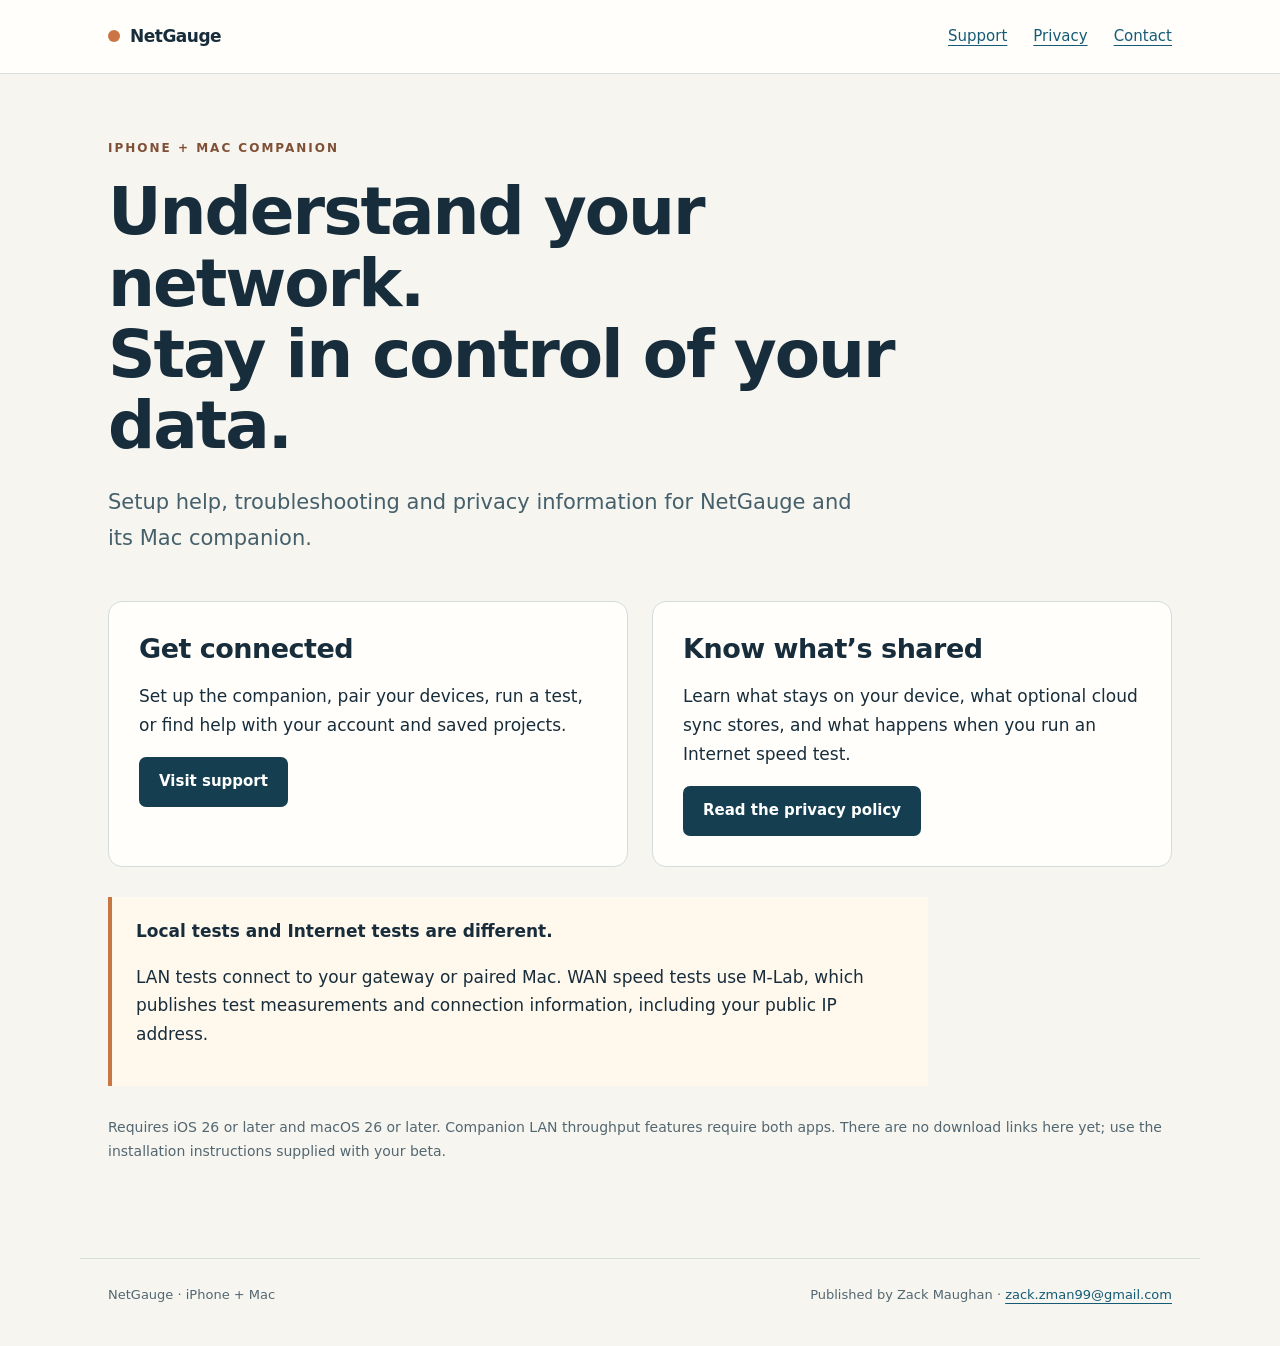
<file: index.html>
<!doctype html>
<html lang="en">
<head>
<meta charset="utf-8">
<meta name="viewport" content="width=device-width, initial-scale=1">
<meta name="description" content="Privacy, support and setup information for NetGauge on iPhone and NetGauge Companion on Mac.">
<title>Privacy &amp; support · NetGauge</title>
<link rel="stylesheet" href="./style.css">
</head>
<body>
<a class="skip" href="#main">Skip to content</a>
<header>
<nav aria-label="Main navigation">
<a class="brand" href="./">
<span aria-hidden="true">
</span>NetGauge</a>
<div class="navlinks">
<a href="./support/">Support</a>
<a href="./privacy/">Privacy</a>
<a href="mailto:zack.zman99@gmail.com">Contact</a>
</div>
</nav>
</header>
<main id="main">
<div class="eyebrow">iPhone + Mac companion</div>
<h1>Understand your network.<br>Stay in control of your data.</h1>
<p class="lead">Setup help, troubleshooting and privacy information for NetGauge and its Mac companion.</p>
<div class="grid">
<section class="card">
<h2>Get connected</h2>
<p>Set up the companion, pair your devices, run a test, or find help with your account and saved projects.</p>
<a class="button" href="support/">Visit support</a>
</section>
<section class="card">
<h2>Know what’s shared</h2>
<p>Learn what stays on your device, what optional cloud sync stores, and what happens when you run an Internet speed test.</p>
<a class="button" href="privacy/">Read the privacy policy</a>
</section>
</div>
<div class="notice">
<strong>Local tests and Internet tests are different.</strong>
<p>LAN tests connect to your gateway or paired Mac. WAN speed tests use M-Lab, which publishes test measurements and connection information, including your public IP address.</p>
</div>
<p class="small">Requires iOS 26 or later and macOS 26 or later. Companion LAN throughput features require both apps. There are no download links here yet; use the installation instructions supplied with your beta.</p>
</main>
<footer>
<span>NetGauge · iPhone + Mac</span>
<span>Published by Zack Maughan · <a href="mailto:zack.zman99@gmail.com">zack.zman99@gmail.com</a>
</span>
</footer>
</body>
</html>
</file>
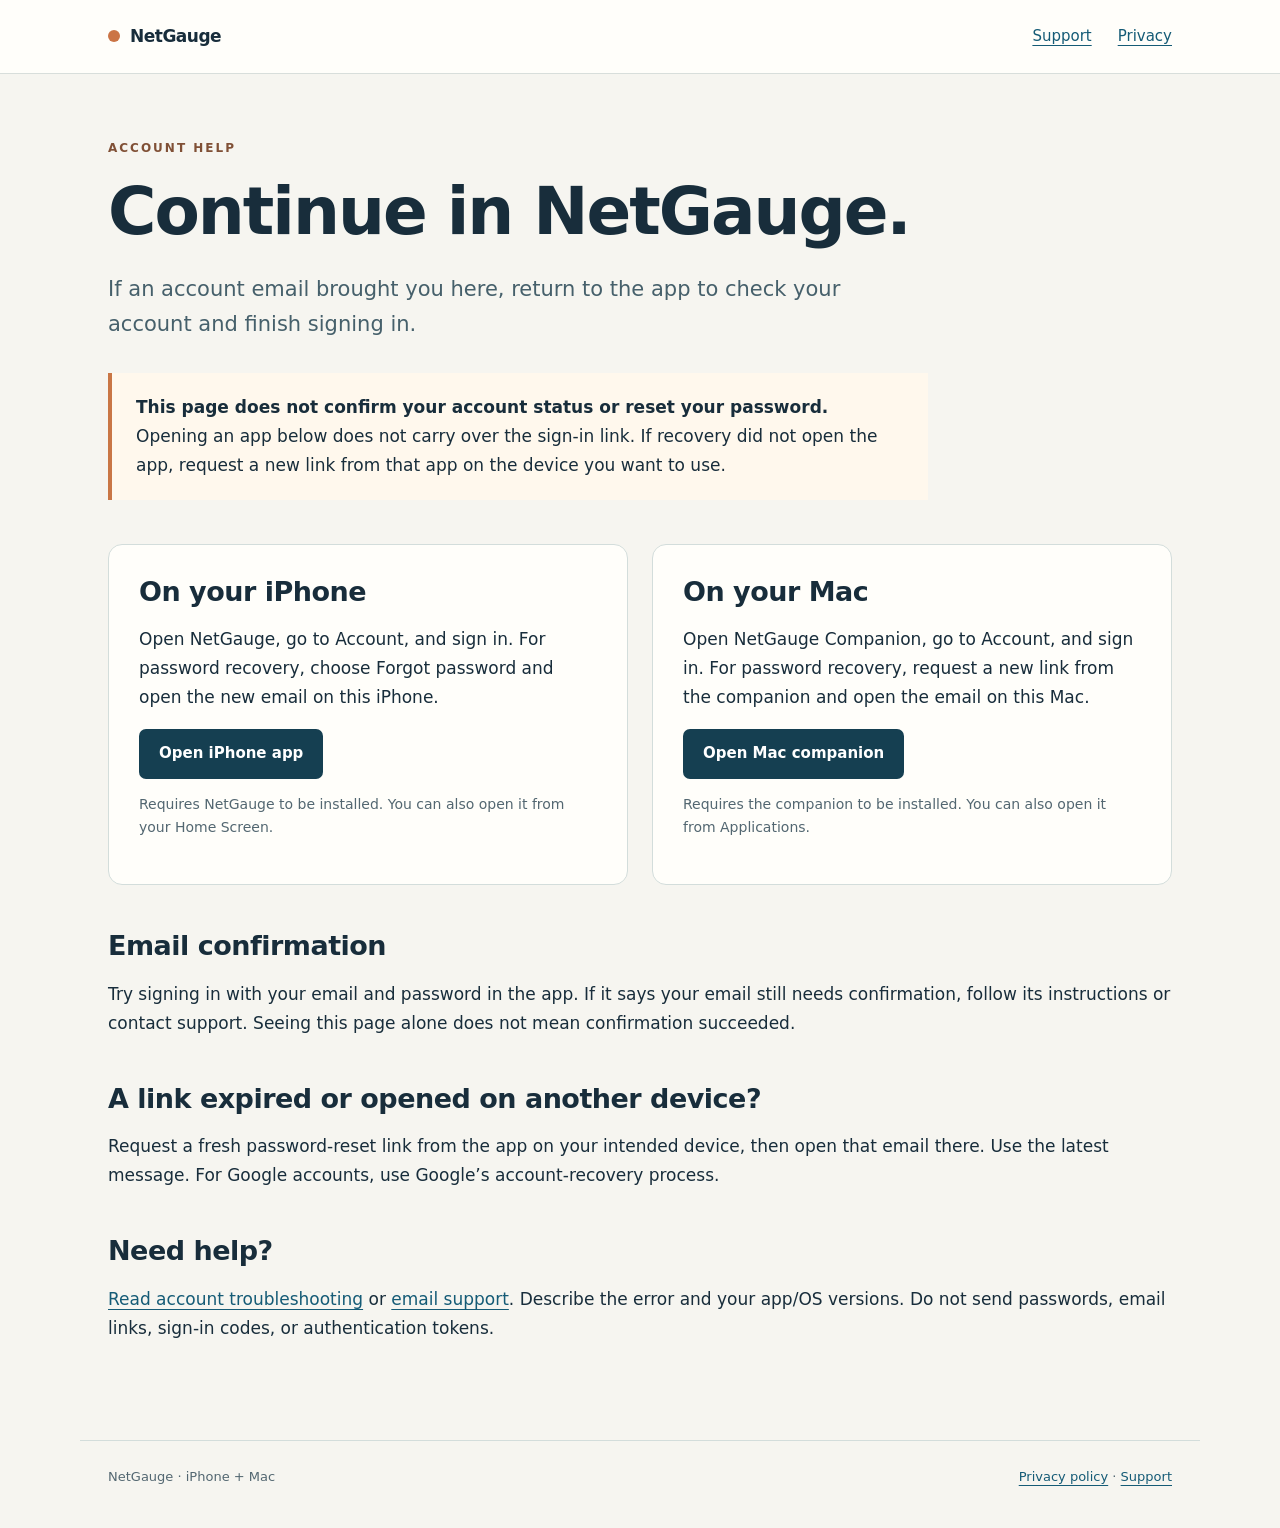
<file: auth/index.html>
<!doctype html>
<html lang="en">
<head>
<meta charset="utf-8">
<meta name="viewport" content="width=device-width, initial-scale=1">
<meta name="referrer" content="no-referrer">
<meta name="robots" content="noindex">
<meta name="description" content="Return to NetGauge after an account email or get help completing sign-in.">
<title>Return to the app · NetGauge</title>
<link rel="stylesheet" href="../style.css">
</head>
<body>
<a class="skip" href="#main">Skip to content</a>
<header><nav aria-label="Main navigation">
<a class="brand" href="../"><span aria-hidden="true"></span>NetGauge</a>
<div class="navlinks"><a href="../support/">Support</a><a href="../privacy/">Privacy</a></div>
</nav></header>
<main id="main">
<div class="eyebrow">Account help</div>
<h1>Continue in NetGauge.</h1>
<p class="lead">If an account email brought you here, return to the app to check your account and finish signing in.</p>
<div class="notice"><strong>This page does not confirm your account status or reset your password.</strong> Opening an app below does not carry over the sign-in link. If recovery did not open the app, request a new link from that app on the device you want to use.</div>
<div class="grid">
<section class="card" aria-labelledby="iphone"><h2 id="iphone">On your iPhone</h2>
<p>Open NetGauge, go to Account, and sign in. For password recovery, choose Forgot password and open the new email on this iPhone.</p>
<a class="button" href="netgauge://open">Open iPhone app</a>
<p class="small">Requires NetGauge to be installed. You can also open it from your Home Screen.</p></section>
<section class="card" aria-labelledby="mac"><h2 id="mac">On your Mac</h2>
<p>Open NetGauge Companion, go to Account, and sign in. For password recovery, request a new link from the companion and open the email on this Mac.</p>
<a class="button" href="netgaugecompanion://open">Open Mac companion</a>
<p class="small">Requires the companion to be installed. You can also open it from Applications.</p></section>
</div>
<h2>Email confirmation</h2>
<p>Try signing in with your email and password in the app. If it says your email still needs confirmation, follow its instructions or contact support. Seeing this page alone does not mean confirmation succeeded.</p>
<h2>A link expired or opened on another device?</h2>
<p>Request a fresh password-reset link from the app on your intended device, then open that email there. Use the latest message. For Google accounts, use Google’s account-recovery process.</p>
<h2>Need help?</h2>
<p><a href="../support/#accounts">Read account troubleshooting</a> or <a href="mailto:zack.zman99@gmail.com?subject=NetGauge%20account%20help">email support</a>. Describe the error and your app/OS versions. Do not send passwords, email links, sign-in codes, or authentication tokens.</p>
</main>
<footer><span>NetGauge · iPhone + Mac</span><span><a href="../privacy/">Privacy policy</a> · <a href="../support/">Support</a></span></footer>
</body>
</html>
</file>
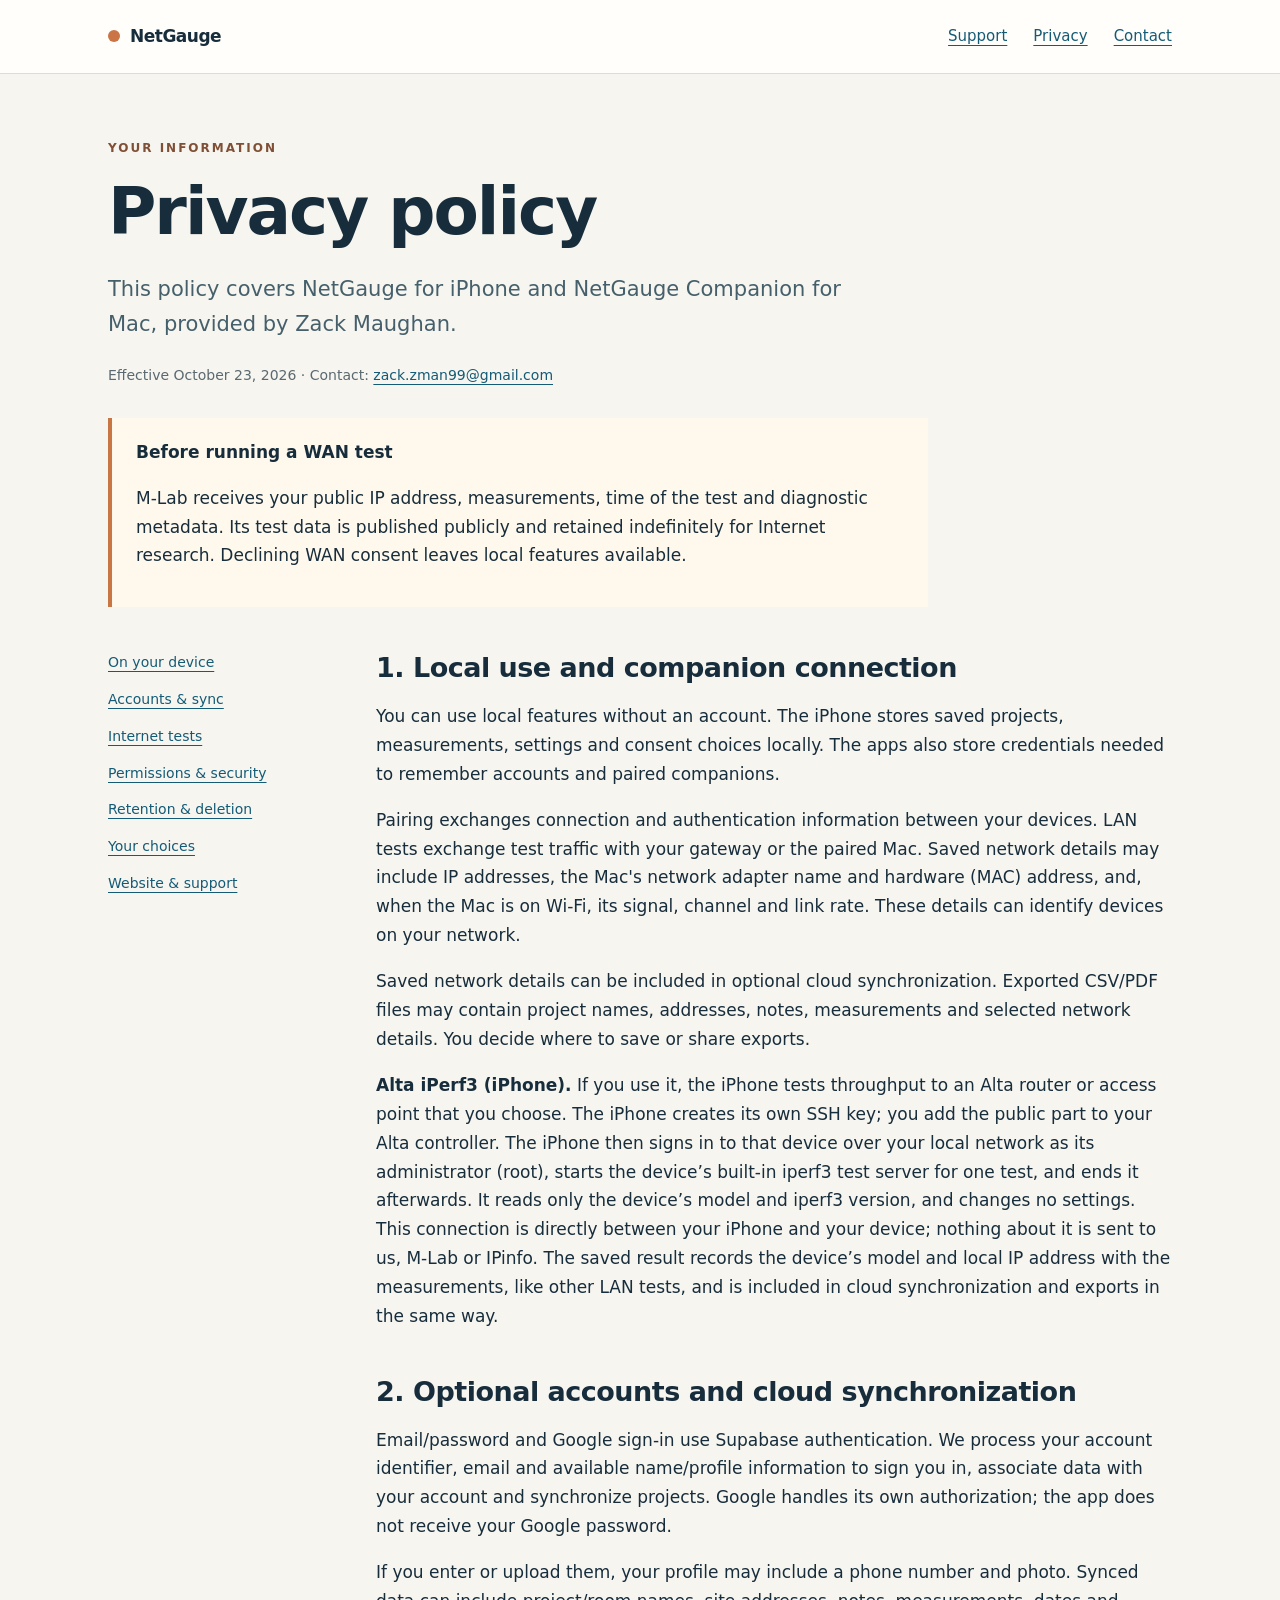
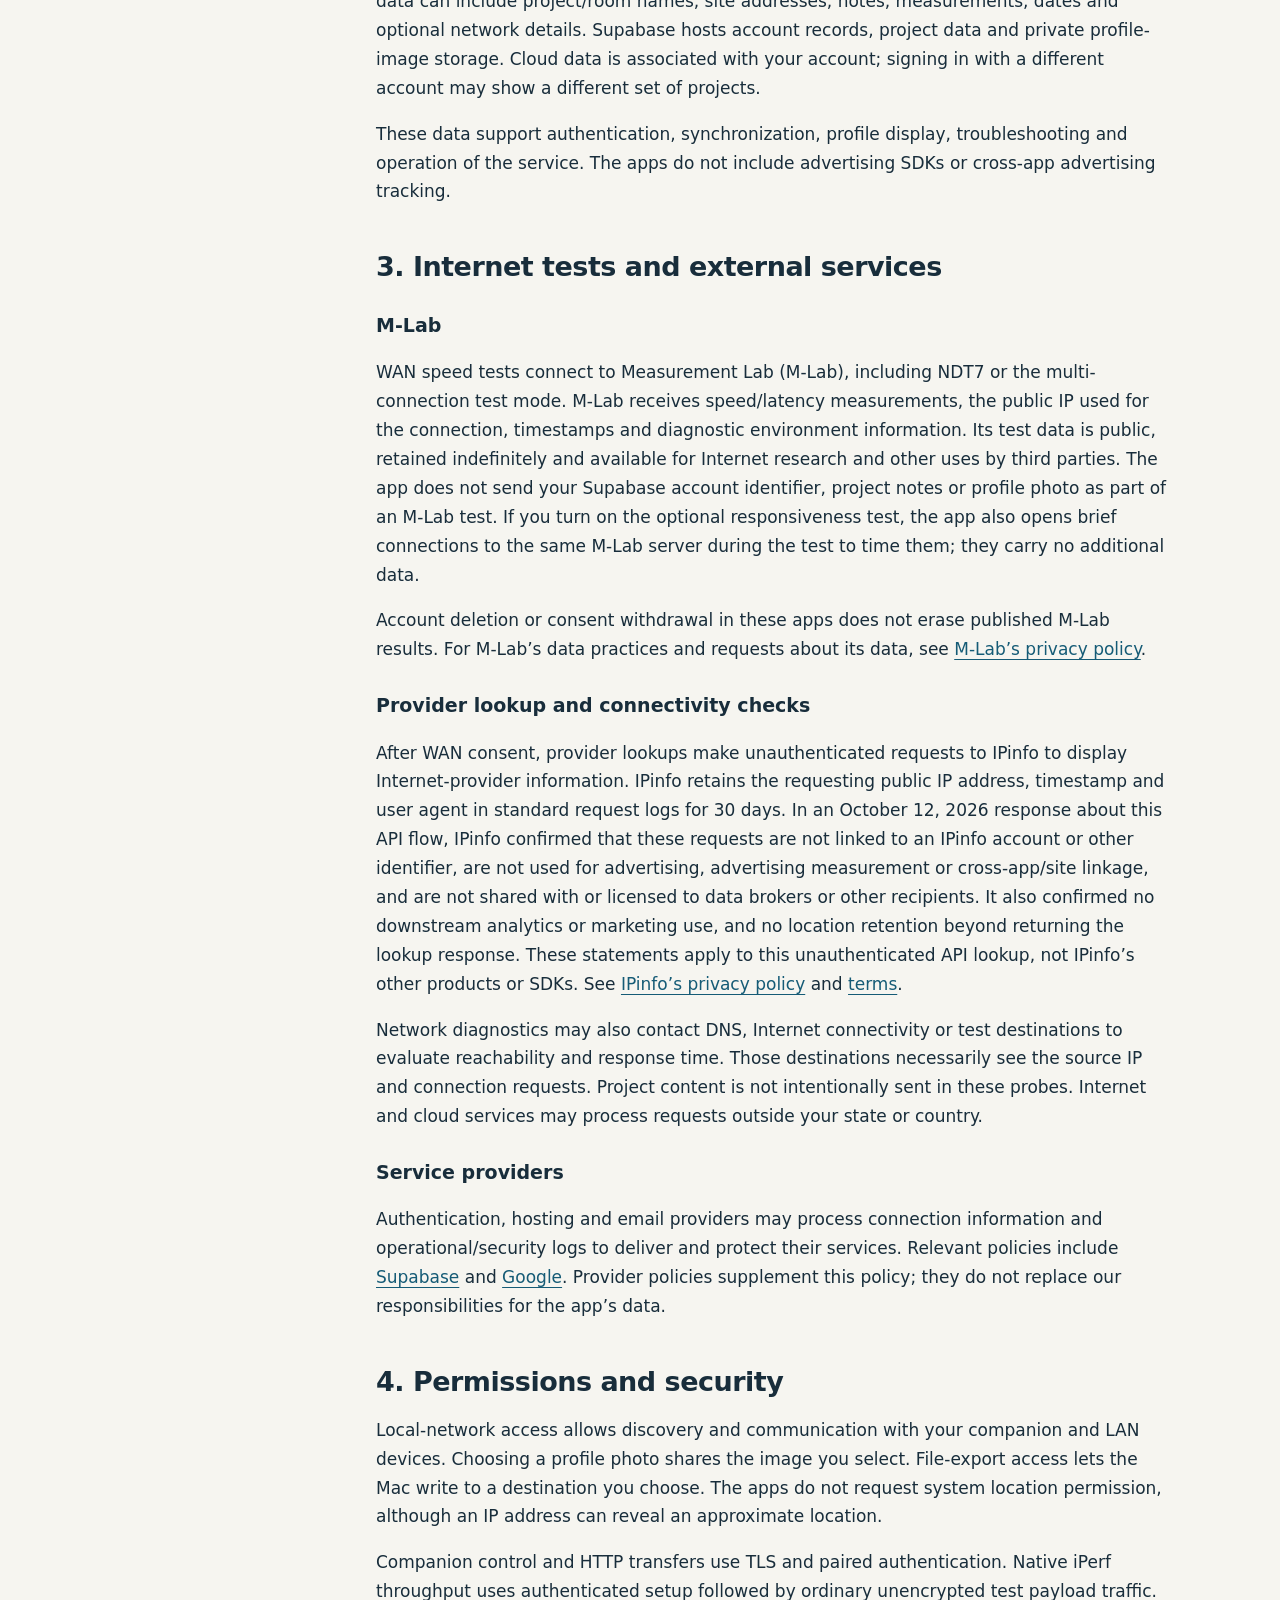
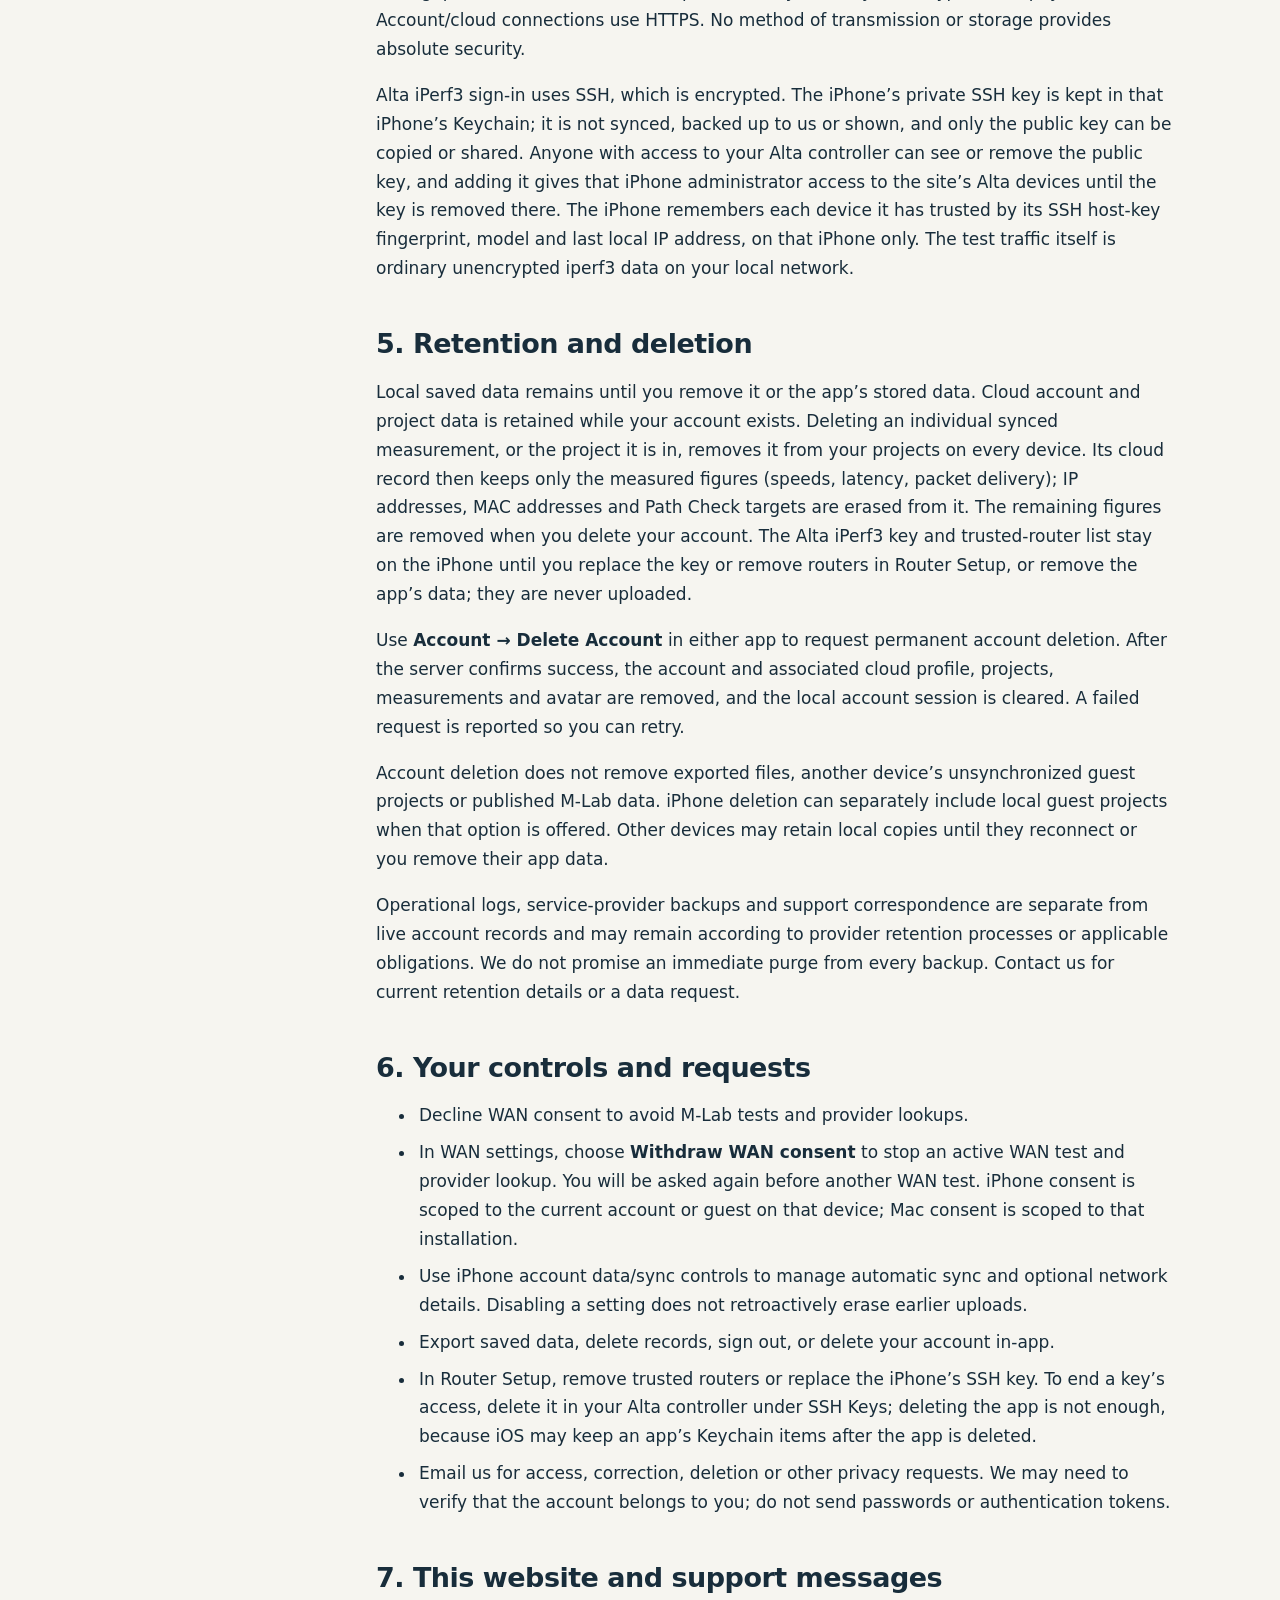
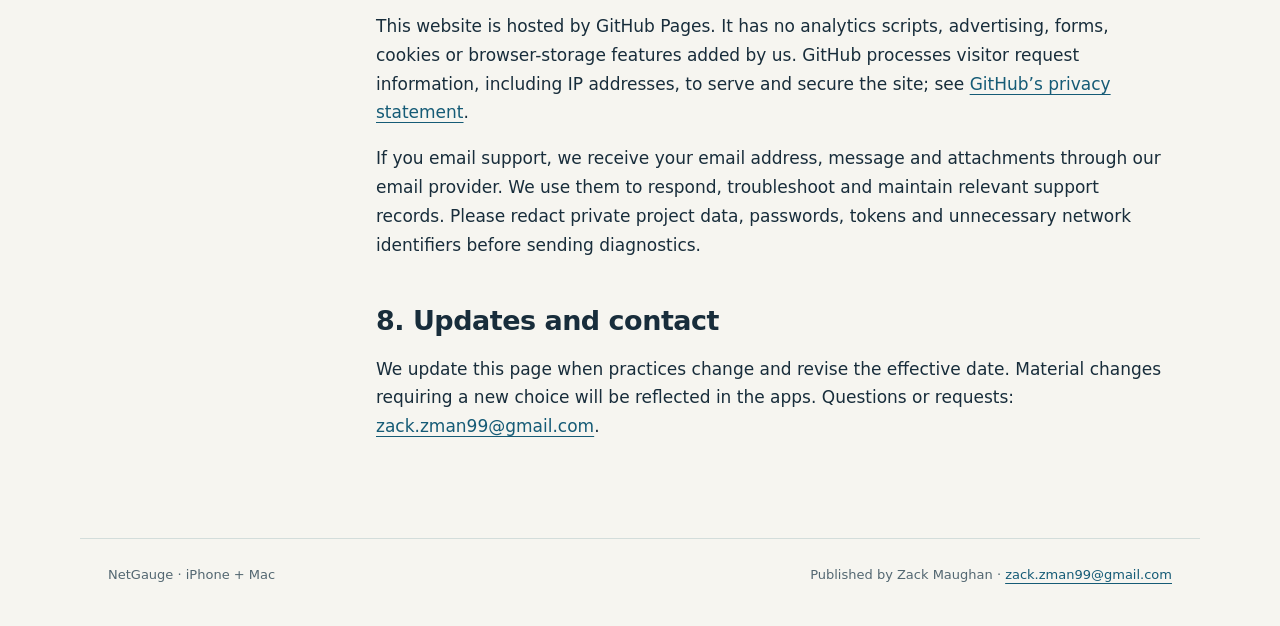
<file: privacy/index.html>
<!doctype html>
<html lang="en">
<head>
<meta charset="utf-8">
<meta name="viewport" content="width=device-width, initial-scale=1">
<meta name="description" content="Privacy, support and setup information for NetGauge on iPhone and NetGauge Companion on Mac.">
<title>Privacy policy · NetGauge</title>
<link rel="stylesheet" href="../style.css">
</head>
<body>
<a class="skip" href="#main">Skip to content</a>
<header>
<nav aria-label="Main navigation">
<a class="brand" href="../">
<span aria-hidden="true">
</span>NetGauge</a>
<div class="navlinks">
<a href="../support/">Support</a>
<a href="../privacy/">Privacy</a>
<a href="mailto:zack.zman99@gmail.com">Contact</a>
</div>
</nav>
</header>
<main id="main">
<div class="eyebrow">Your information</div>
<h1>Privacy policy</h1>
<p class="lead">This policy covers NetGauge for iPhone and NetGauge Companion for Mac, provided by Zack Maughan.</p>
<p class="meta">Effective October 23, 2026 · Contact: <a href="mailto:zack.zman99@gmail.com">zack.zman99@gmail.com</a>
</p>
<div class="notice">
<strong>Before running a WAN test</strong>
<p>M-Lab receives your public IP address, measurements, time of the test and diagnostic metadata. Its test data is published publicly and retained indefinitely for Internet research. Declining WAN consent leaves local features available.</p>
</div>
<div class="layout">
<aside aria-label="Policy contents">
<a href="#local">On your device</a>
<a href="#accounts">Accounts & sync</a>
<a href="#internet">Internet tests</a>
<a href="#permissions">Permissions & security</a>
<a href="#retention">Retention & deletion</a>
<a href="#choices">Your choices</a>
<a href="#website">Website & support</a>
</aside>
<article>
<h2 id="local">1. Local use and companion connection</h2>
<p>You can use local features without an account. The iPhone stores saved projects, measurements, settings and consent choices locally. The apps also store credentials needed to remember accounts and paired companions.</p>
<p>Pairing exchanges connection and authentication information between your devices. LAN tests exchange test traffic with your gateway or the paired Mac. Saved network details may include IP addresses, the Mac's network adapter name and hardware (MAC) address, and, when the Mac is on Wi-Fi, its signal, channel and link rate. These details can identify devices on your network.</p>
<p>Saved network details can be included in optional cloud synchronization. Exported CSV/PDF files may contain project names, addresses, notes, measurements and selected network details. You decide where to save or share exports.</p>
<p><strong>Alta iPerf3 (iPhone).</strong> If you use it, the iPhone tests throughput to an Alta router or access point that you choose. The iPhone creates its own SSH key; you add the public part to your Alta controller. The iPhone then signs in to that device over your local network as its administrator (root), starts the device’s built-in iperf3 test server for one test, and ends it afterwards. It reads only the device’s model and iperf3 version, and changes no settings. This connection is directly between your iPhone and your device; nothing about it is sent to us, M-Lab or IPinfo. The saved result records the device’s model and local IP address with the measurements, like other LAN tests, and is included in cloud synchronization and exports in the same way.</p>
<h2 id="accounts">2. Optional accounts and cloud synchronization</h2>
<p>Email/password and Google sign-in use Supabase authentication. We process your account identifier, email and available name/profile information to sign you in, associate data with your account and synchronize projects. Google handles its own authorization; the app does not receive your Google password.</p>
<p>If you enter or upload them, your profile may include a phone number and photo. Synced data can include project/room names, site addresses, notes, measurements, dates and optional network details. Supabase hosts account records, project data and private profile-image storage. Cloud data is associated with your account; signing in with a different account may show a different set of projects.</p>
<p>These data support authentication, synchronization, profile display, troubleshooting and operation of the service. The apps do not include advertising SDKs or cross-app advertising tracking.</p>
<h2 id="internet">3. Internet tests and external services</h2>
<h3>M-Lab</h3>
<p>WAN speed tests connect to Measurement Lab (M-Lab), including NDT7 or the multi-connection test mode. M-Lab receives speed/latency measurements, the public IP used for the connection, timestamps and diagnostic environment information. Its test data is public, retained indefinitely and available for Internet research and other uses by third parties. The app does not send your Supabase account identifier, project notes or profile photo as part of an M-Lab test. If you turn on the optional responsiveness test, the app also opens brief connections to the same M-Lab server during the test to time them; they carry no additional data.</p>
<p>Account deletion or consent withdrawal in these apps does not erase published M-Lab results. For M-Lab’s data practices and requests about its data, see <a href="https://www.measurementlab.net/privacy/">M-Lab’s privacy policy</a>.</p>
<h3>Provider lookup and connectivity checks</h3>
<p>After WAN consent, provider lookups make unauthenticated requests to IPinfo to display Internet-provider information. IPinfo retains the requesting public IP address, timestamp and user agent in standard request logs for 30 days. In an October 12, 2026 response about this API flow, IPinfo confirmed that these requests are not linked to an IPinfo account or other identifier, are not used for advertising, advertising measurement or cross-app/site linkage, and are not shared with or licensed to data brokers or other recipients. It also confirmed no downstream analytics or marketing use, and no location retention beyond returning the lookup response. These statements apply to this unauthenticated API lookup, not IPinfo’s other products or SDKs. See <a href="https://ipinfo.io/privacy-policy">IPinfo’s privacy policy</a> and <a href="https://ipinfo.io/terms-of-service">terms</a>.</p>
<p>Network diagnostics may also contact DNS, Internet connectivity or test destinations to evaluate reachability and response time. Those destinations necessarily see the source IP and connection requests. Project content is not intentionally sent in these probes. Internet and cloud services may process requests outside your state or country.</p>
<h3>Service providers</h3>
<p>Authentication, hosting and email providers may process connection information and operational/security logs to deliver and protect their services. Relevant policies include <a href="https://supabase.com/privacy">Supabase</a> and <a href="https://policies.google.com/privacy">Google</a>. Provider policies supplement this policy; they do not replace our responsibilities for the app’s data.</p>
<h2 id="permissions">4. Permissions and security</h2>
<p>Local-network access allows discovery and communication with your companion and LAN devices. Choosing a profile photo shares the image you select. File-export access lets the Mac write to a destination you choose. The apps do not request system location permission, although an IP address can reveal an approximate location.</p>
<p>Companion control and HTTP transfers use TLS and paired authentication. Native iPerf throughput uses authenticated setup followed by ordinary unencrypted test payload traffic. Account/cloud connections use HTTPS. No method of transmission or storage provides absolute security.</p>
<p>Alta iPerf3 sign-in uses SSH, which is encrypted. The iPhone’s private SSH key is kept in that iPhone’s Keychain; it is not synced, backed up to us or shown, and only the public key can be copied or shared. Anyone with access to your Alta controller can see or remove the public key, and adding it gives that iPhone administrator access to the site’s Alta devices until the key is removed there. The iPhone remembers each device it has trusted by its SSH host-key fingerprint, model and last local IP address, on that iPhone only. The test traffic itself is ordinary unencrypted iperf3 data on your local network.</p>
<h2 id="retention">5. Retention and deletion</h2>
<p>Local saved data remains until you remove it or the app’s stored data. Cloud account and project data is retained while your account exists. Deleting an individual synced measurement, or the project it is in, removes it from your projects on every device. Its cloud record then keeps only the measured figures (speeds, latency, packet delivery); IP addresses, MAC addresses and Path Check targets are erased from it. The remaining figures are removed when you delete your account. The Alta iPerf3 key and trusted-router list stay on the iPhone until you replace the key or remove routers in Router Setup, or remove the app’s data; they are never uploaded.</p>
<p>Use <strong>Account → Delete Account</strong> in either app to request permanent account deletion. After the server confirms success, the account and associated cloud profile, projects, measurements and avatar are removed, and the local account session is cleared. A failed request is reported so you can retry.</p>
<p>Account deletion does not remove exported files, another device’s unsynchronized guest projects or published M-Lab data. iPhone deletion can separately include local guest projects when that option is offered. Other devices may retain local copies until they reconnect or you remove their app data.</p>
<p>Operational logs, service-provider backups and support correspondence are separate from live account records and may remain according to provider retention processes or applicable obligations. We do not promise an immediate purge from every backup. Contact us for current retention details or a data request.</p>
<h2 id="choices">6. Your controls and requests</h2>
<ul>
<li>Decline WAN consent to avoid M-Lab tests and provider lookups.</li>
<li>In WAN settings, choose <strong>Withdraw WAN consent</strong> to stop an active WAN test and provider lookup. You will be asked again before another WAN test. iPhone consent is scoped to the current account or guest on that device; Mac consent is scoped to that installation.</li>
<li>Use iPhone account data/sync controls to manage automatic sync and optional network details. Disabling a setting does not retroactively erase earlier uploads.</li>
<li>Export saved data, delete records, sign out, or delete your account in-app.</li>
<li>In Router Setup, remove trusted routers or replace the iPhone’s SSH key. To end a key’s access, delete it in your Alta controller under SSH Keys; deleting the app is not enough, because iOS may keep an app’s Keychain items after the app is deleted.</li>
<li>Email us for access, correction, deletion or other privacy requests. We may need to verify that the account belongs to you; do not send passwords or authentication tokens.</li>
</ul>
<h2 id="website">7. This website and support messages</h2>
<p>This website is hosted by GitHub Pages. It has no analytics scripts, advertising, forms, cookies or browser-storage features added by us. GitHub processes visitor request information, including IP addresses, to serve and secure the site; see <a href="https://docs.github.com/en/site-policy/privacy-policies/github-general-privacy-statement">GitHub’s privacy statement</a>.</p>
<p>If you email support, we receive your email address, message and attachments through our email provider. We use them to respond, troubleshoot and maintain relevant support records. Please redact private project data, passwords, tokens and unnecessary network identifiers before sending diagnostics.</p>
<h2>8. Updates and contact</h2>
<p>We update this page when practices change and revise the effective date. Material changes requiring a new choice will be reflected in the apps. Questions or requests: <a href="mailto:zack.zman99@gmail.com">zack.zman99@gmail.com</a>.</p>
</article>
</div>
</main>
<footer>
<span>NetGauge · iPhone + Mac</span>
<span>Published by Zack Maughan · <a href="mailto:zack.zman99@gmail.com">zack.zman99@gmail.com</a>
</span>
</footer>
</body>
</html>
</file>
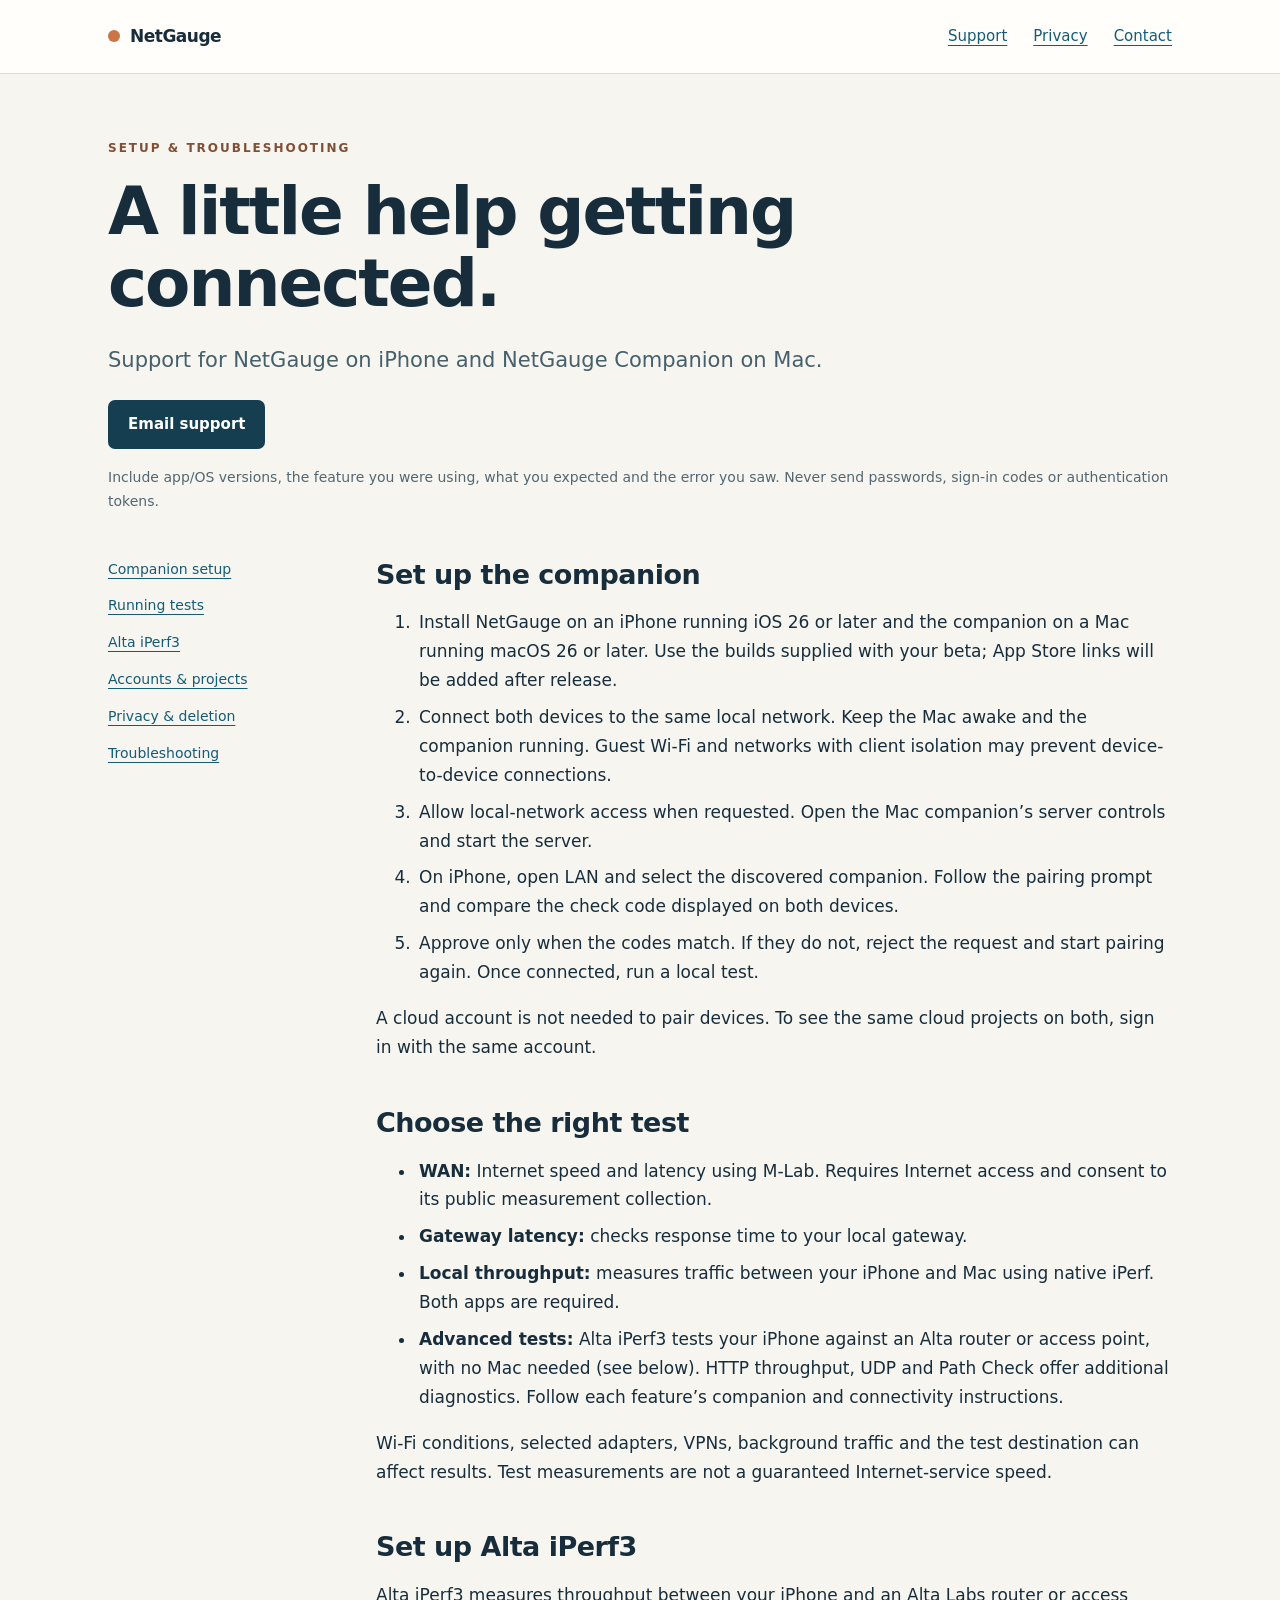
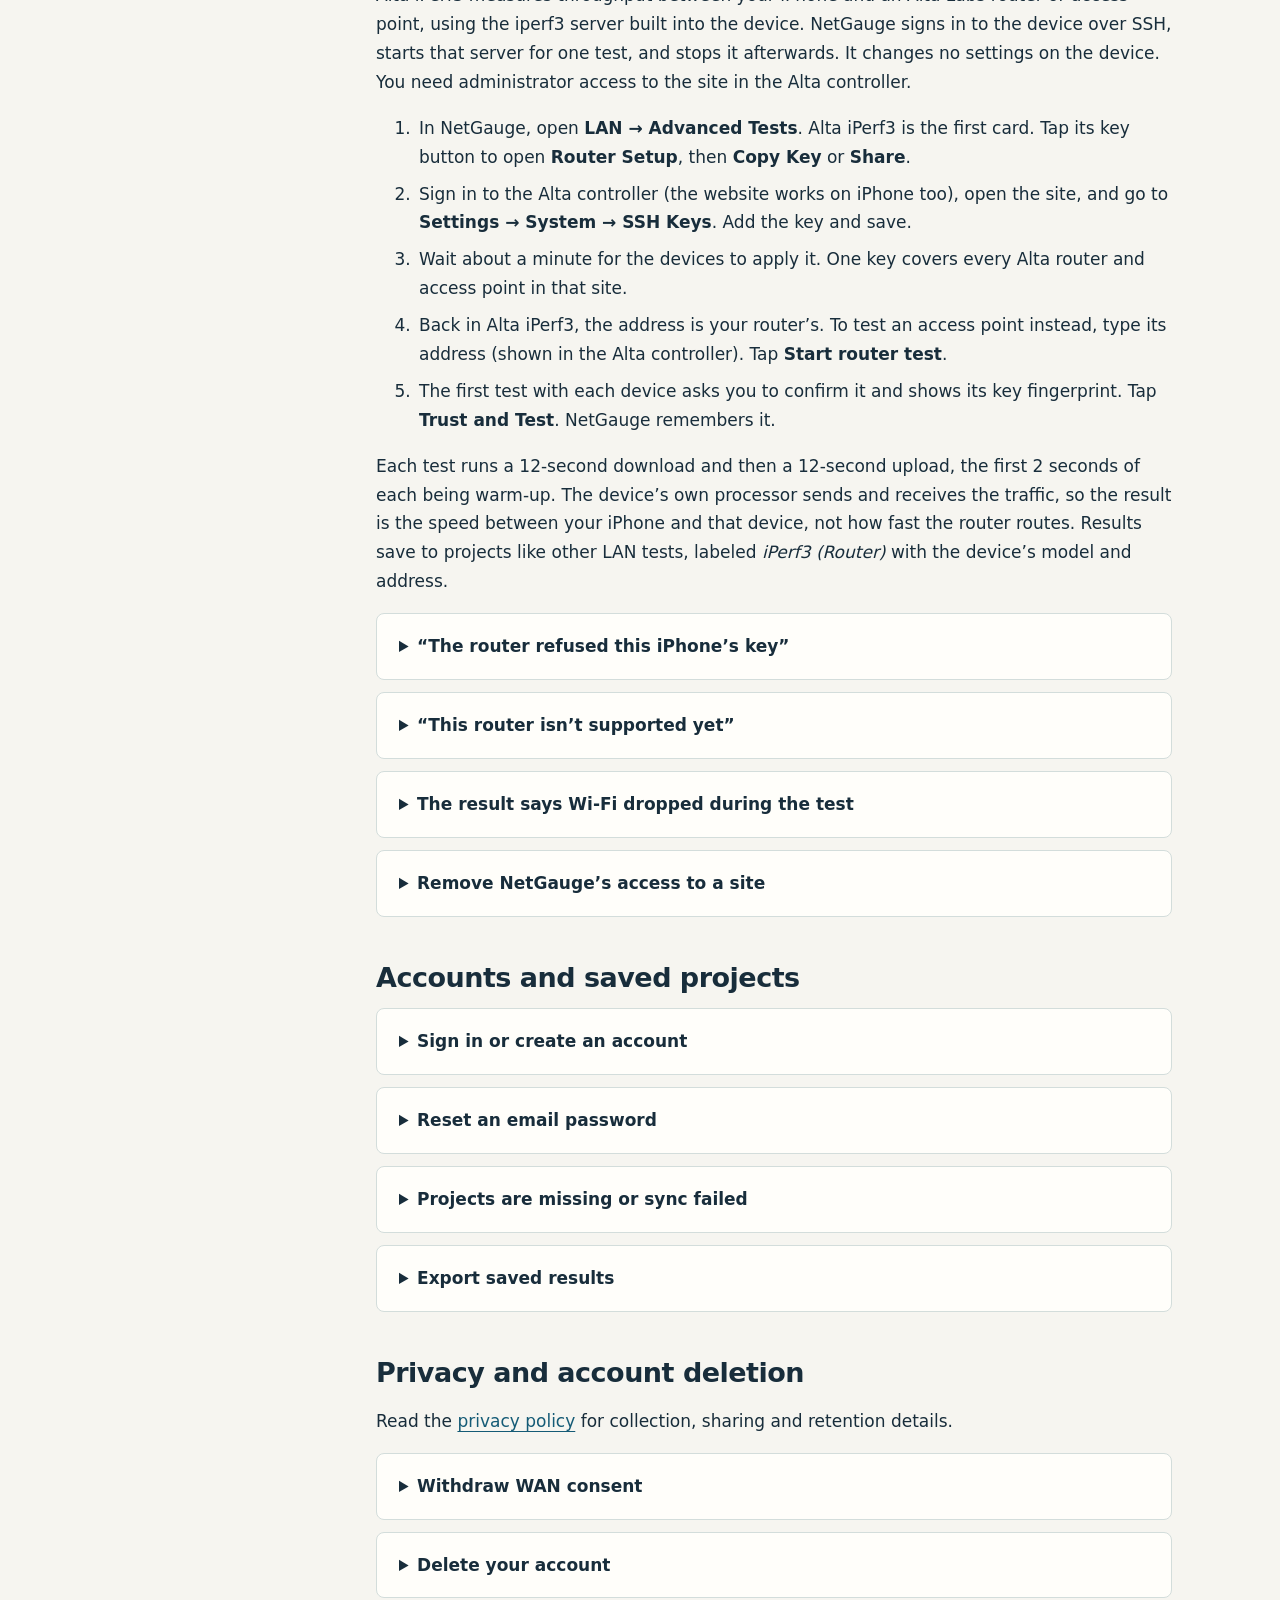
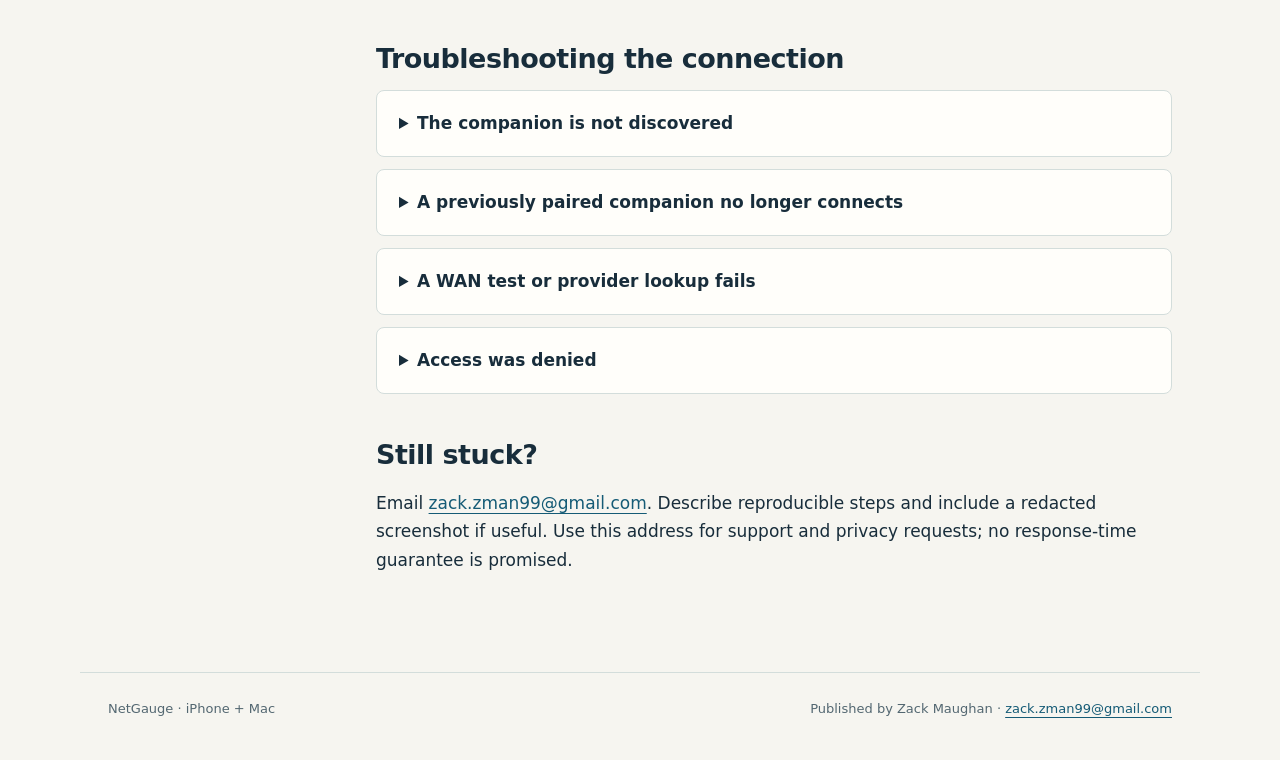
<file: support/index.html>
<!doctype html>
<html lang="en">
<head>
<meta charset="utf-8">
<meta name="viewport" content="width=device-width, initial-scale=1">
<meta name="description" content="Privacy, support and setup information for NetGauge on iPhone and NetGauge Companion on Mac.">
<title>Support · NetGauge</title>
<link rel="stylesheet" href="../style.css">
</head>
<body>
<a class="skip" href="#main">Skip to content</a>
<header>
<nav aria-label="Main navigation">
<a class="brand" href="../">
<span aria-hidden="true">
</span>NetGauge</a>
<div class="navlinks">
<a href="../support/">Support</a>
<a href="../privacy/">Privacy</a>
<a href="mailto:zack.zman99@gmail.com">Contact</a>
</div>
</nav>
</header>
<main id="main">
<div class="eyebrow">Setup & troubleshooting</div>
<h1>A little help getting connected.</h1>
<p class="lead">Support for NetGauge on iPhone and NetGauge Companion on Mac.</p>
<p>
<a class="button" href="mailto:zack.zman99@gmail.com?subject=NetGauge%20support">Email support</a>
</p>
<p class="small">Include app/OS versions, the feature you were using, what you expected and the error you saw. Never send passwords, sign-in codes or authentication tokens.</p>
<div class="layout">
<aside aria-label="Support contents">
<a href="#setup">Companion setup</a>
<a href="#tests">Running tests</a>
<a href="#alta">Alta iPerf3</a>
<a href="#accounts">Accounts & projects</a>
<a href="#privacy">Privacy & deletion</a>
<a href="#trouble">Troubleshooting</a>
</aside>
<article>
<h2 id="setup">Set up the companion</h2>
<ol>
<li>Install NetGauge on an iPhone running iOS 26 or later and the companion on a Mac running macOS 26 or later. Use the builds supplied with your beta; App Store links will be added after release.</li>
<li>Connect both devices to the same local network. Keep the Mac awake and the companion running. Guest Wi-Fi and networks with client isolation may prevent device-to-device connections.</li>
<li>Allow local-network access when requested. Open the Mac companion’s server controls and start the server.</li>
<li>On iPhone, open LAN and select the discovered companion. Follow the pairing prompt and compare the check code displayed on both devices.</li>
<li>Approve only when the codes match. If they do not, reject the request and start pairing again. Once connected, run a local test.</li>
</ol>
<p>A cloud account is not needed to pair devices. To see the same cloud projects on both, sign in with the same account.</p>
<h2 id="tests">Choose the right test</h2>
<ul>
<li>
<strong>WAN:</strong> Internet speed and latency using M-Lab. Requires Internet access and consent to its public measurement collection.</li>
<li>
<strong>Gateway latency:</strong> checks response time to your local gateway.</li>
<li>
<strong>Local throughput:</strong> measures traffic between your iPhone and Mac using native iPerf. Both apps are required.</li>
<li>
<strong>Advanced tests:</strong> Alta iPerf3 tests your iPhone against an Alta router or access point, with no Mac needed (see below). HTTP throughput, UDP and Path Check offer additional diagnostics. Follow each feature’s companion and connectivity instructions.</li>
</ul>
<p>Wi-Fi conditions, selected adapters, VPNs, background traffic and the test destination can affect results. Test measurements are not a guaranteed Internet-service speed.</p>
<h2 id="alta">Set up Alta iPerf3</h2>
<p>Alta iPerf3 measures throughput between your iPhone and an Alta Labs router or access point, using the iperf3 server built into the device. NetGauge signs in to the device over SSH, starts that server for one test, and stops it afterwards. It changes no settings on the device. You need administrator access to the site in the Alta controller.</p>
<ol>
<li>In NetGauge, open <strong>LAN → Advanced Tests</strong>. Alta iPerf3 is the first card. Tap its key button to open <strong>Router Setup</strong>, then <strong>Copy Key</strong> or <strong>Share</strong>.</li>
<li>Sign in to the Alta controller (the website works on iPhone too), open the site, and go to <strong>Settings → System → SSH Keys</strong>. Add the key and save.</li>
<li>Wait about a minute for the devices to apply it. One key covers every Alta router and access point in that site.</li>
<li>Back in Alta iPerf3, the address is your router’s. To test an access point instead, type its address (shown in the Alta controller). Tap <strong>Start router test</strong>.</li>
<li>The first test with each device asks you to confirm it and shows its key fingerprint. Tap <strong>Trust and Test</strong>. NetGauge remembers it.</li>
</ol>
<p>Each test runs a 12-second download and then a 12-second upload, the first 2 seconds of each being warm-up. The device’s own processor sends and receives the traffic, so the result is the speed between your iPhone and that device, not how fast the router routes. Results save to projects like other LAN tests, labeled <em>iPerf3 (Router)</em> with the device’s model and address.</p>
<details>
<summary>“The router refused this iPhone’s key”</summary>
<p>The key is not in that site’s SSH Keys yet, or it was removed or replaced. Copy it again from Router Setup, add it in the controller, wait a minute and retry. A new iPhone, or <strong>Replace Key</strong>, needs the new key added.</p>
</details>
<details>
<summary>“This router isn’t supported yet”</summary>
<p>Alta iPerf3 works only with Alta Labs routers and access points. Check that the address is an Alta device, not a switch, modem or another brand.</p>
</details>
<details>
<summary>The result says Wi-Fi dropped during the test</summary>
<p>Wi-Fi disconnected for part of the test. If it reconnected in time, the test finished, but its average includes the time with no connection, so it reads lower than the link really is. Run the test again for a clean result.</p>
</details>
<details>
<summary>Remove NetGauge’s access to a site</summary>
<p>Delete the key in the Alta controller under SSH Keys. That ends access to every device in the site straight away. Removing a device from Router Setup’s trusted list only makes NetGauge ask again next time; it does not remove access.</p>
</details>
<h2 id="accounts">Accounts and saved projects</h2>
<details>
<summary>Sign in or create an account</summary>
<p>Open Account and choose Google or email. For email signup, complete any confirmation message before signing in. Sign in the same way on both devices to access the same cloud projects. Guest projects are not automatically the same as account projects.</p>
</details>
<details>
<summary>Reset an email password</summary>
<p>Open the email sign-in screen and choose Forgot password. Enter your email, open the reset message on the device where you want to complete recovery, and choose a new password. If the link expires, request a new one. Google accounts sign in through Google and use Google’s account-recovery process.</p>
</details>
<details>
<summary>Projects are missing or sync failed</summary>
<p>Confirm the account email and sign-in method on both devices. Check Internet access and the account’s sync status. On iPhone, review Data & Sync and use the available manual sync action. Guest projects may need importing; a different account may have a different project set. Keep the original device’s data until you confirm the cloud copy.</p>
</details>
<details>
<summary>Export saved results</summary>
<p>Use the project export controls to save CSV or PDF. On Mac, choose the destination in the system save dialog. Open the file to confirm it saved successfully. Exports may include addresses, notes and network details; review before sharing.</p>
</details>
<h2 id="privacy">Privacy and account deletion</h2>
<p>Read the <a href="../privacy/">privacy policy</a> for collection, sharing and retention details.</p>
<details>
<summary>Withdraw WAN consent</summary>
<p>Open WAN settings and choose Withdraw WAN consent. This stops the active WAN test and provider lookup. The next WAN test asks for consent again. Withdrawal does not erase data already published by M-Lab.</p>
</details>
<details>
<summary>Delete your account</summary>
<p>Sign in, open Account and choose Delete Account. Read the consequences and type DELETE when prompted, then confirm. Keep Internet access available until the app reports the result. Account deletion removes your cloud account and its associated data; exported files, M-Lab results and guest projects on other devices remain. If deletion fails, retry or contact support without sharing credentials.</p>
</details>
<h2 id="trouble">Troubleshooting the connection</h2>
<details>
<summary>The companion is not discovered</summary>
<p>Confirm the server is running, the Mac is awake, both devices use the same reachable LAN, and local-network access is allowed. Check VPN routing, macOS firewall settings and router client isolation. Allow the companion’s needed connections rather than disabling your firewall. Restart the companion server and scan again.</p>
</details>
<details>
<summary>A previously paired companion no longer connects</summary>
<p>The Mac may be asleep or its address may have changed. Wake it, reopen the companion and rescan. If pairing was removed or app data was reset, pair again and compare both codes. Update both apps together if one reports an incompatible version.</p>
</details>
<details>
<summary>A WAN test or provider lookup fails</summary>
<p>Check Internet access and WAN consent. Retry after stopping the previous test. M-Lab or IPinfo may be temporarily unavailable; local tests can still be useful. If a VPN is active, its route may be the connection being measured.</p>
</details>
<details>
<summary>Access was denied</summary>
<p>Review the app’s permissions in system settings. Enable local-network access for companion discovery if available. For an export, choose a folder you can write to. You can continue using features that do not need the denied access.</p>
</details>
<h2>Still stuck?</h2>
<p>Email <a href="mailto:zack.zman99@gmail.com">zack.zman99@gmail.com</a>. Describe reproducible steps and include a redacted screenshot if useful. Use this address for support and privacy requests; no response-time guarantee is promised.</p>
</article>
</div>
</main>
<footer>
<span>NetGauge · iPhone + Mac</span>
<span>Published by Zack Maughan · <a href="mailto:zack.zman99@gmail.com">zack.zman99@gmail.com</a>
</span>
</footer>
</body>
</html>
</file>
<file: style.css>
*{box-sizing:border-box}
html{scroll-behavior:smooth}
body{margin:0;background:#f6f5f0;color:#182d3b;font:17px/1.7 system-ui,-apple-system,BlinkMacSystemFont,"Segoe UI",sans-serif}
a{color:#155b76;text-underline-offset:4px}
a:hover{color:#a84120}
a:focus-visible,summary:focus-visible{outline:3px solid #de8c4e;outline-offset:5px}
.skip{position:absolute;left:12px;top:-80px;background:white;padding:12px}
.skip:focus{top:12px}
header{border-bottom:1px solid #d8dedb;background:#fffefa}
nav{max-width:1120px;margin:auto;padding:22px 28px;display:flex;justify-content:space-between;gap:24px;align-items:center}
.brand{font-weight:750;text-decoration:none;color:#182d3b;letter-spacing:-.5px}
.brand span{display:inline-block;width:12px;height:12px;background:#cb7445;border-radius:50%;margin-right:10px}
.navlinks{display:flex;gap:26px;font-size:15px}
main{max-width:1120px;margin:auto;padding:64px 28px 80px}
.eyebrow{font-size:12px;font-weight:750;letter-spacing:2px;text-transform:uppercase;color:#805036}
h1{font-size:clamp(36px,6vw,66px);line-height:1.08;letter-spacing:-2px;max-width:820px;margin:18px 0 24px}
h2{font-size:27px;line-height:1.25;letter-spacing:-.5px;margin:44px 0 14px}
h3{font-size:19px;margin:25px 0 8px}
.lead{font-size:21px;max-width:760px;color:#46606b}
.meta{font-size:14px;color:#5b6970}
.grid{display:grid;grid-template-columns:1fr 1fr;gap:24px;margin-top:44px}
.card{border:1px solid #d3dddb;border-radius:14px;background:#fffefa;padding:30px}
.card h2{margin-top:0}
.button{display:inline-block;background:#153f51;color:white;text-decoration:none;padding:12px 20px;border-radius:7px;font-size:15px;font-weight:650}
.button:hover{background:#20576e;color:white}
.notice{border-left:4px solid #c97645;background:#fff8ed;padding:20px 24px;margin:30px 0;max-width:820px}
.layout{display:grid;grid-template-columns:220px minmax(0,1fr);gap:48px;margin-top:44px}
aside{font-size:14px}
aside a{display:block;margin-bottom:13px}
article{max-width:800px}
article h2:first-child{margin-top:0}
li{padding-left:3px;margin:8px 0}
table{border-collapse:collapse;width:100%;font-size:15px}
th,td{text-align:left;vertical-align:top;border-bottom:1px solid #d3dddb;padding:14px 10px}
th{background:#e8efeb}
details{background:#fffefa;border:1px solid #d3dddb;border-radius:8px;margin:12px 0;padding:18px 22px}
summary{cursor:pointer;font-weight:650}
footer{border-top:1px solid #d3dddb;max-width:1120px;margin:auto;padding:25px 28px 40px;font-size:13px;color:#536771;display:flex;gap:25px;justify-content:space-between}
.small{font-size:14px;color:#536771}
@media(max-width:720px){main{padding-top:42px}
.grid,.layout{grid-template-columns:1fr}
.layout{gap:22px}
aside{border-bottom:1px solid #d3dddb;padding-bottom:12px}
aside a{display:inline-block;margin-right:16px}
nav{align-items:flex-start;gap:15px;flex-direction:column}
.navlinks{gap:20px}
footer{flex-direction:column;gap:8px}
h1{letter-spacing:-1px}
table{font-size:14px}
}
@media(prefers-reduced-motion:reduce){html{scroll-behavior:auto}
}
</file>
